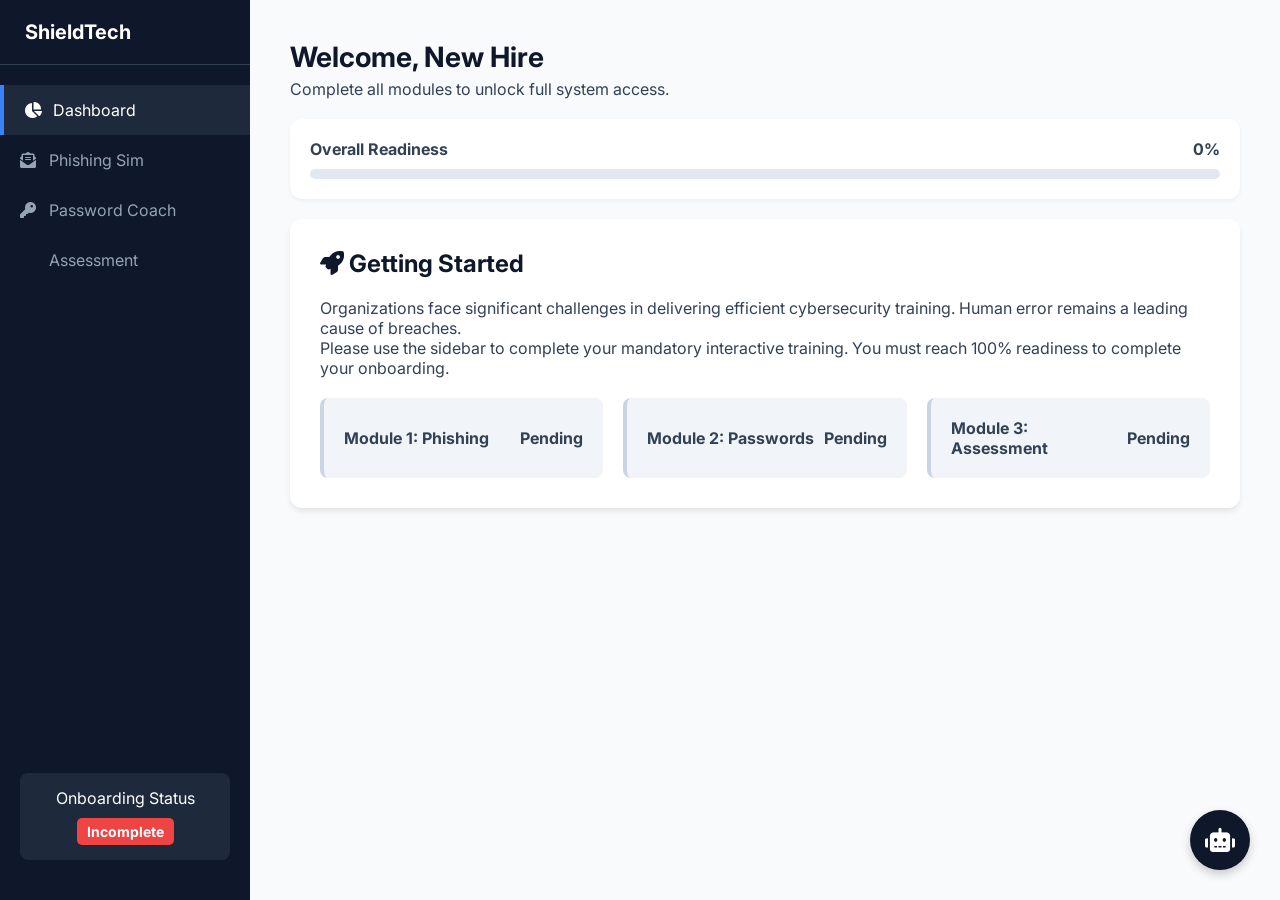
<file: website/index.html>
<!DOCTYPE html>
<html lang="en">
<head>
    <meta charset="UTF-8">
    <meta name="viewport" content="width=device-width, initial-scale=1.0">
    <title>ShieldTech Readiness Platform</title>
    <!-- Modern Font and Icons -->
    <link href="https://fonts.googleapis.com/css2?family=Inter:wght@300;400;600;700&display=swap" rel="stylesheet">
    <link rel="stylesheet" href="https://cdnjs.cloudflare.com/ajax/libs/font-awesome/6.0.0/css/all.min.css">
    <link rel="stylesheet" href="styles.css">
</head>
<body>

    <!-- Sidebar Navigation -->
    <aside class="sidebar">
        <div class="logo"><i class="fa-solid fa-shield-halved"></i> ShieldTech</div>
        <nav>
            <button class="nav-btn active" data-target="dashboard"><i class="fa-solid fa-chart-pie"></i> Dashboard</button>
            <button class="nav-btn" data-target="phishing"><i class="fa-solid fa-envelope-open-text"></i> Phishing Sim</button>
            <button class="nav-btn" data-target="passwords"><i class="fa-solid fa-key"></i> Password Coach</button>
            <button class="nav-btn" data-target="quiz"><i class="fa-solid fa-clipboard-question"></i> Assessment</button>
        </nav>
        <div class="status-box">
            <p>Onboarding Status</p>
            <span id="status-badge" class="badge incomplete">Incomplete</span>
        </div>
    </aside>

    <!-- Main Content Area -->
    <main class="content">
        <header>
            <h1>Welcome, New Hire</h1>
            <p>Complete all modules to unlock full system access.</p>
        </header>

        <!-- Progress Bar -->
        <div class="progress-container">
            <div class="progress-info">
                <span>Overall Readiness</span>
                <span id="progress-text">0%</span>
            </div>
            <div class="progress-bar-bg">
                <div class="progress-bar-fill" id="progress-bar"></div>
            </div>
        </div>

        <!-- VIEWS -->
        <div id="dashboard" class="view active-view">
            <h2><i class="fa-solid fa-rocket"></i> Getting Started</h2>
            <p>Organizations face significant challenges in delivering efficient cybersecurity training. Human error remains a leading cause of breaches.</p>
            <p>Please use the sidebar to complete your mandatory interactive training. You must reach 100% readiness to complete your onboarding.</p>
            <div class="card-grid">
                <div class="card" id="card-phishing">Module 1: Phishing <span>Pending</span></div>
                <div class="card" id="card-passwords">Module 2: Passwords <span>Pending</span></div>
                <div class="card" id="card-quiz">Module 3: Assessment <span>Pending</span></div>
            </div>
        </div>

        <div id="phishing" class="view">
            <h2>Module 1: Identify the Threat</h2>
            <div class="email-client">
                <div class="email-header">
                    <p><strong>From:</strong> IT-Support &lt;admin@it-supp0rt-portal.com&gt;</p>
                    <p><strong>Subject:</strong> URGENT: Password Expiry in 2 Hours</p>
                </div>
                <div class="email-body">
                    <p>Your corporate password will expire in 2 hours. Click the link below to reset it immediately or you will lose access.</p>
                    <button class="malicious-link" id="bad-link">Reset Password Now</button>
                </div>
            </div>
            <button id="btn-report" class="btn primary">Flag as Phishing</button>
            <div id="feedback-phishing" class="feedback hidden"></div>
        </div>

        <div id="passwords" class="view">
            <h2>Module 2: The Password Coach</h2>
            <p>Traditional passwords are weak. Enter a password below to see how long it would take a hacker to crack it. <strong>Goal: Create a Passphrase.</strong></p>
            <input type="text" id="password-input" class="modern-input" placeholder="Type a test password here...">
            <div class="meter-bg"><div class="meter-fill" id="password-meter"></div></div>
            <p id="password-feedback" class="pwd-feedback">Waiting for input...</p>
            <button id="btn-complete-pwd" class="btn primary hidden">Submit Secure Passphrase</button>
        </div>

        <div id="quiz" class="view">
            <h2>Module 3: Final Assessment</h2>
            <div class="quiz-question">
                <p><strong>1. What is the most effective type of password?</strong></p>
                <button class="btn-quiz" onclick="checkQuiz(this, false)">A single complex word</button>
                <button class="btn-quiz" onclick="checkQuiz(this, true)">A passphrase of 3-4 random words</button>
            </div>
            <div class="quiz-question">
                <p><strong>2. If an email has a sense of extreme urgency, you should:</strong></p>
                <button class="btn-quiz" onclick="checkQuiz(this, false)">Act quickly to be safe</button>
                <button class="btn-quiz" onclick="checkQuiz(this, true)">Stop and verify the sender's actual address</button>
            </div>
            <div id="feedback-quiz" class="feedback hidden"></div>
        </div>
    </main>

    <!-- Floating AI Widget -->
    <div class="ai-widget">
        <button id="ai-toggle" class="ai-toggle-btn"><i class="fa-solid fa-robot"></i></button>
        <div id="ai-window" class="ai-window hidden">
            <div class="ai-header">Cyber Assistant AI</div>
            <div class="ai-chat" id="ai-chat">
                <p class="ai-msg">Hi! Ask me for a hint if you get stuck!</p>
            </div>
            <div class="ai-input">
                <input type="text" id="ai-input" placeholder="Type here...">
                <button id="btn-ask"><i class="fa-solid fa-paper-plane"></i></button>
            </div>
        </div>
    </div>

    <script src="app.js"></script>
</body>
</html>
</file>
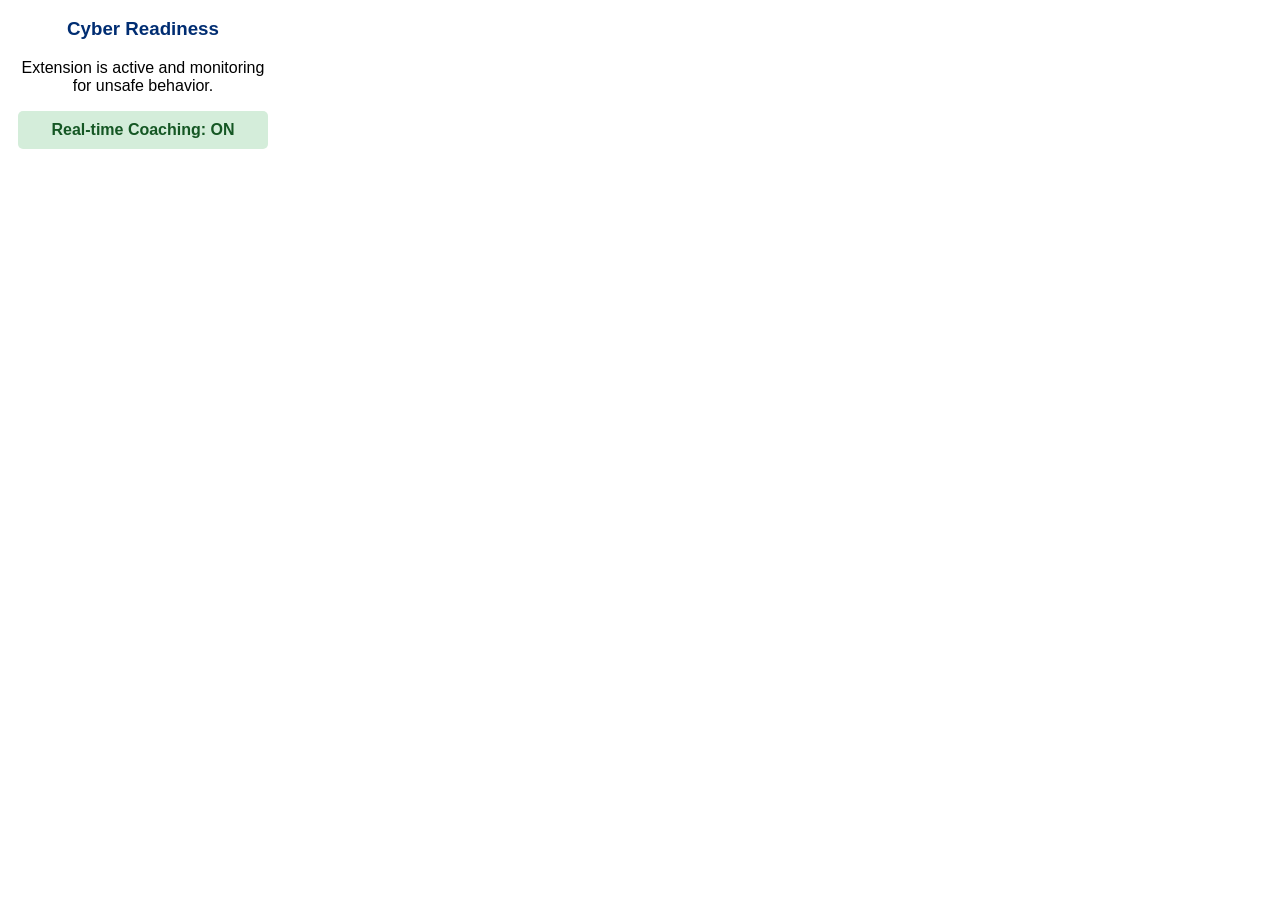
<file: extension/popup.html>
<!DOCTYPE html>
<html>
<head>
    <style>
        body { width: 250px; font-family: Arial; padding: 10px; text-align: center;}
        h3 { color: #002d72; margin-top: 0;}
        .status { padding: 10px; background: #d4edda; color: #155724; border-radius: 5px; font-weight: bold;}
    </style>
</head>
<body>
    <h3>Cyber Readiness</h3>
    <p>Extension is active and monitoring for unsafe behavior.</p>
    <div class="status">Real-time Coaching: ON</div>
</body>
</html>
</file>
<file: website/styles.css>
:root {
    --primary: #0F172A; /* Deep navy */
    --accent: #3B82F6; /* Bright blue */
    --success: #10B981; /* Green */
    --danger: #EF4444; /* Red */
    --bg-color: #F8FAFC;
    --card-bg: #FFFFFF;
    --text-main: #334155;
}

* { box-sizing: border-box; margin: 0; padding: 0; font-family: 'Inter', sans-serif; }
body { display: flex; height: 100vh; background-color: var(--bg-color); color: var(--text-main); }

/* Sidebar */
.sidebar { width: 250px; background: var(--primary); color: white; display: flex; flex-direction: column; padding: 20px 0; }
.logo { font-size: 20px; font-weight: 700; padding: 0 20px 20px; border-bottom: 1px solid #334155; margin-bottom: 20px; }
nav { display: flex; flex-direction: column; flex-grow: 1; }
.nav-btn { background: none; border: none; color: #94A3B8; text-align: left; padding: 15px 20px; font-size: 16px; cursor: pointer; transition: 0.3s; }
.nav-btn i { width: 25px; }
.nav-btn:hover, .nav-btn.active { background: #1E293B; color: white; border-left: 4px solid var(--accent); }
.status-box { margin: 20px; padding: 15px; background: #1E293B; border-radius: 8px; text-align: center; }
.badge { display: inline-block; padding: 5px 10px; margin-top: 10px; border-radius: 5px; font-weight: bold; font-size: 14px; }
.badge.incomplete { background: var(--danger); color: white; }
.badge.complete { background: var(--success); color: white; }

/* Main Content */
.content { flex: 1; padding: 40px; overflow-y: auto; }
h1 { font-size: 28px; color: var(--primary); margin-bottom: 5px; }
h2 { margin-bottom: 20px; color: var(--primary); }
.view { display: none; background: var(--card-bg); padding: 30px; border-radius: 12px; box-shadow: 0 4px 6px -1px rgba(0,0,0,0.1); margin-top: 20px; }
.view.active-view { display: block; animation: fadeIn 0.4s; }

/* Progress Bar */
.progress-container { background: var(--card-bg); padding: 20px; border-radius: 12px; margin-top: 20px; box-shadow: 0 2px 4px rgba(0,0,0,0.05); }
.progress-info { display: flex; justify-content: space-between; font-weight: bold; margin-bottom: 10px; }
.progress-bar-bg { width: 100%; height: 10px; background: #E2E8F0; border-radius: 5px; overflow: hidden; }
.progress-bar-fill { height: 100%; width: 0%; background: var(--success); transition: width 0.5s ease-in-out; }

/* Cards */
.card-grid { display: flex; gap: 20px; margin-top: 20px; }
.card { flex: 1; padding: 20px; background: #F1F5F9; border-radius: 8px; font-weight: bold; display: flex; justify-content: space-between; align-items: center; border-left: 4px solid #CBD5E1; }
.card.done { border-left-color: var(--success); background: #ECFDF5; }

/* Interactions */
.btn { padding: 12px 24px; border: none; border-radius: 6px; cursor: pointer; font-weight: bold; font-size: 14px; transition: 0.2s; }
.btn.primary { background: var(--accent); color: white; }
.btn.primary:hover { background: #2563EB; }
.email-client { border: 1px solid #E2E8F0; border-radius: 8px; margin-bottom: 20px; }
.email-header { background: #F8FAFC; padding: 15px; border-bottom: 1px solid #E2E8F0; }
.email-body { padding: 20px; }
.malicious-link { background: none; border: none; color: #2563EB; text-decoration: underline; cursor: pointer; font-size: 16px; }

/* Passwords & Quizzes */
.modern-input { width: 100%; padding: 15px; font-size: 16px; border: 2px solid #E2E8F0; border-radius: 8px; margin-bottom: 10px; }
.meter-bg { width: 100%; height: 8px; background: #E2E8F0; border-radius: 4px; overflow: hidden; margin-bottom: 10px; }
.meter-fill { height: 100%; width: 0%; background: var(--danger); transition: 0.3s; }
.pwd-feedback { font-weight: bold; margin-bottom: 20px; color: #64748B; }
.quiz-question { margin-bottom: 20px; }
.btn-quiz { display: block; width: 100%; text-align: left; padding: 12px; margin-top: 10px; border: 1px solid #E2E8F0; background: white; border-radius: 6px; cursor: pointer; }
.btn-quiz:hover { background: #F1F5F9; }
.btn-quiz.correct { background: var(--success); color: white; }
.btn-quiz.wrong { background: var(--danger); color: white; }

/* AI Floating Widget */
.ai-widget { position: fixed; bottom: 30px; right: 30px; z-index: 1000; }
.ai-toggle-btn { width: 60px; height: 60px; border-radius: 50%; background: var(--primary); color: white; font-size: 24px; border: none; cursor: pointer; box-shadow: 0 4px 10px rgba(0,0,0,0.2); }
.ai-window { position: absolute; bottom: 80px; right: 0; width: 300px; height: 400px; background: white; border-radius: 12px; box-shadow: 0 10px 25px rgba(0,0,0,0.2); display: flex; flex-direction: column; overflow: hidden; }
.ai-window.hidden { display: none; }
.ai-header { background: var(--primary); color: white; padding: 15px; font-weight: bold; }
.ai-chat { flex: 1; padding: 15px; overflow-y: auto; background: #F8FAFC; }
.ai-msg { background: #E2E8F0; padding: 10px; border-radius: 8px; margin-bottom: 10px; font-size: 14px; width: fit-content; }
.user-msg { background: var(--accent); color: white; padding: 10px; border-radius: 8px; margin-bottom: 10px; font-size: 14px; align-self: flex-end; margin-left: auto; width: fit-content;}
.ai-input { display: flex; border-top: 1px solid #E2E8F0; }
.ai-input input { flex: 1; padding: 15px; border: none; outline: none; }
.ai-input button { padding: 15px; background: white; color: var(--accent); border: none; cursor: pointer; font-size: 18px; }

.feedback { padding: 15px; margin-top: 15px; border-radius: 6px; font-weight: bold; }
.feedback.success { background: #ECFDF5; color: #065F46; border: 1px solid #A7F3D0; }
.feedback.error { background: #FEF2F2; color: #991B1B; border: 1px solid #FECACA; }
.hidden { display: none !important; }
@keyframes fadeIn { from { opacity: 0; transform: translateY(10px); } to { opacity: 1; transform: translateY(0); } }
</file>
